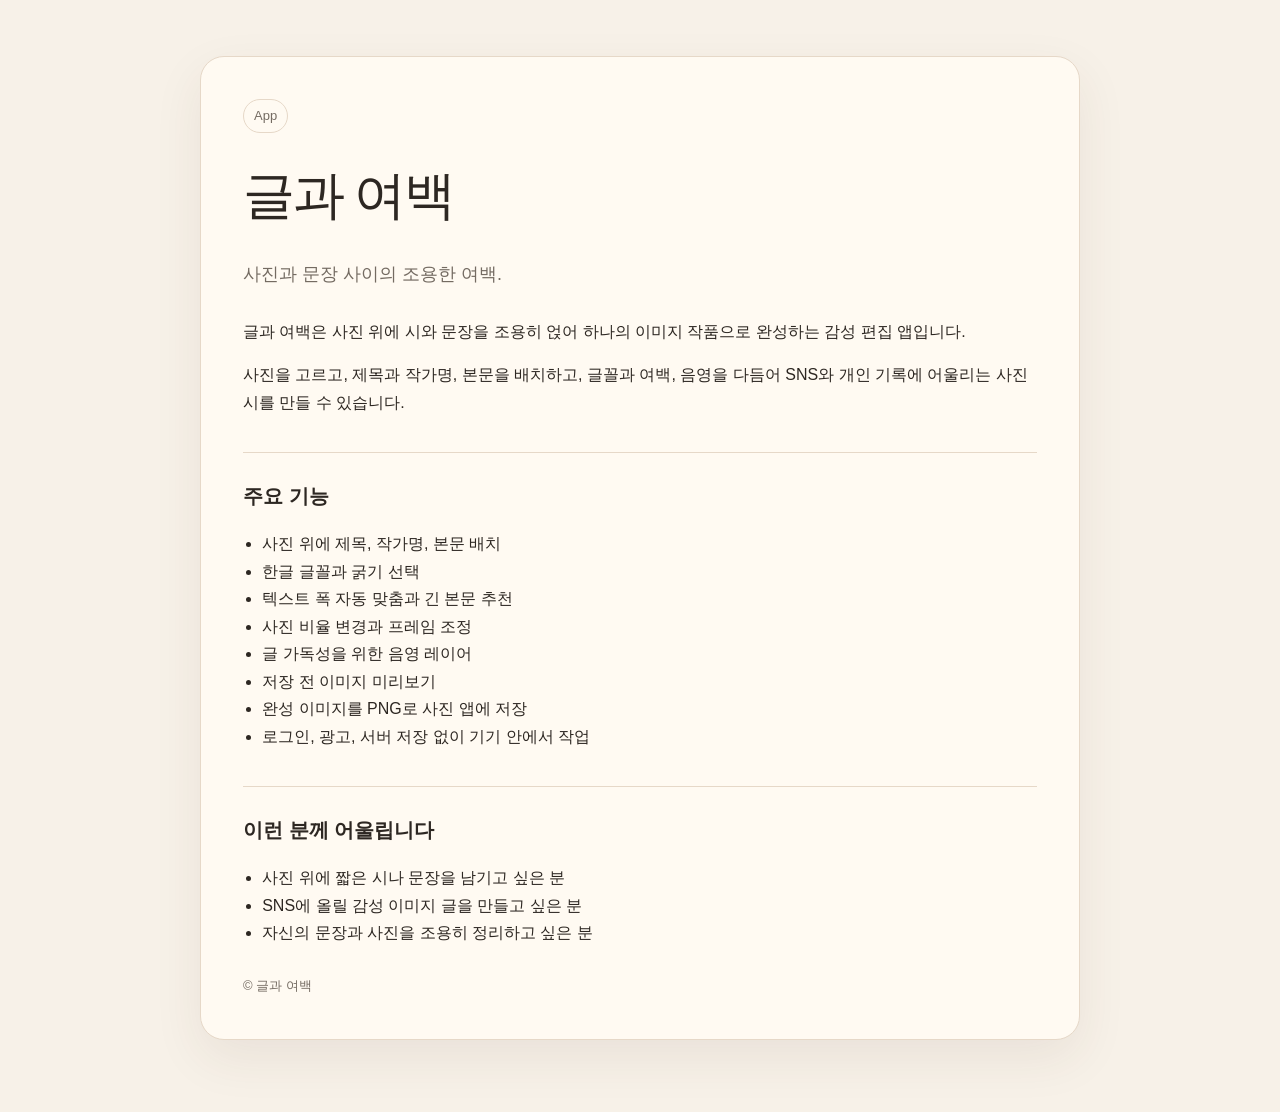
<file: index.html>
<!doctype html>
<html lang="ko">
<head>
  <meta charset="utf-8">
  <meta name="viewport" content="width=device-width, initial-scale=1">
  <title>글과 여백</title>
  <link rel="stylesheet" href="style.css">
</head>
<body>
<main>
  <section class="card">
    <span class="badge">App</span>
    <h1>글과 여백</h1>
    <p class="lead">사진과 문장 사이의 조용한 여백.</p>

    <p>글과 여백은 사진 위에 시와 문장을 조용히 얹어 하나의 이미지 작품으로 완성하는 감성 편집 앱입니다.</p>
    <p>사진을 고르고, 제목과 작가명, 본문을 배치하고, 글꼴과 여백, 음영을 다듬어 SNS와 개인 기록에 어울리는 사진 시를 만들 수 있습니다.</p>

    <h2>주요 기능</h2>
    <ul>
      <li>사진 위에 제목, 작가명, 본문 배치</li>
      <li>한글 글꼴과 굵기 선택</li>
      <li>텍스트 폭 자동 맞춤과 긴 본문 추천</li>
      <li>사진 비율 변경과 프레임 조정</li>
      <li>글 가독성을 위한 음영 레이어</li>
      <li>저장 전 이미지 미리보기</li>
      <li>완성 이미지를 PNG로 사진 앱에 저장</li>
      <li>로그인, 광고, 서버 저장 없이 기기 안에서 작업</li>
    </ul>

    <h2>이런 분께 어울립니다</h2>
    <ul>
      <li>사진 위에 짧은 시나 문장을 남기고 싶은 분</li>
      <li>SNS에 올릴 감성 이미지 글을 만들고 싶은 분</li>
      <li>자신의 문장과 사진을 조용히 정리하고 싶은 분</li>
    </ul>

    <footer>© 글과 여백</footer>
  </section>
</main>
</body>
</html>
</file>
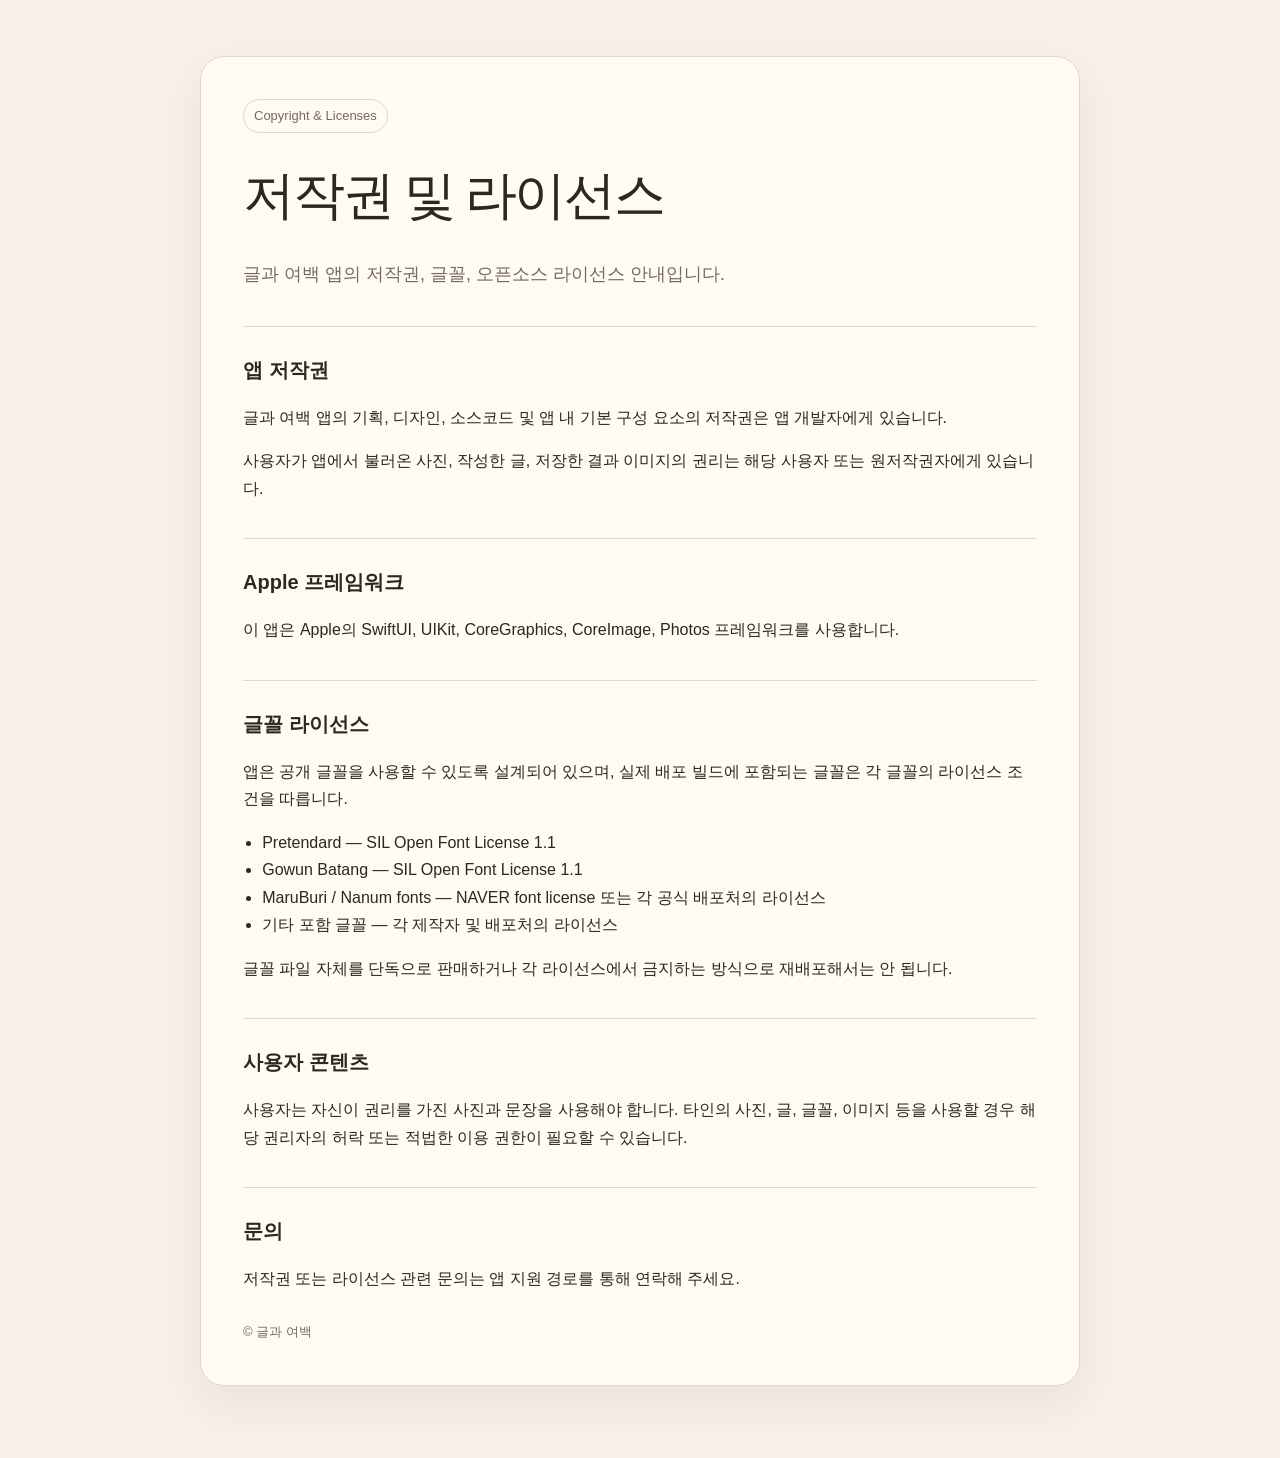
<file: copyright.html>
<!doctype html>
<html lang="ko">
<head>
  <meta charset="utf-8">
  <meta name="viewport" content="width=device-width, initial-scale=1">
  <title>글과 여백 저작권 및 라이선스</title>
  <link rel="stylesheet" href="style.css">
</head>
<body>
<main>
  <section class="card">
    <span class="badge">Copyright & Licenses</span>
    <h1>저작권 및 라이선스</h1>
    <p class="lead">글과 여백 앱의 저작권, 글꼴, 오픈소스 라이선스 안내입니다.</p>

    <h2>앱 저작권</h2>
    <p>글과 여백 앱의 기획, 디자인, 소스코드 및 앱 내 기본 구성 요소의 저작권은 앱 개발자에게 있습니다.</p>
    <p>사용자가 앱에서 불러온 사진, 작성한 글, 저장한 결과 이미지의 권리는 해당 사용자 또는 원저작권자에게 있습니다.</p>

    <h2>Apple 프레임워크</h2>
    <p>이 앱은 Apple의 SwiftUI, UIKit, CoreGraphics, CoreImage, Photos 프레임워크를 사용합니다.</p>

    <h2>글꼴 라이선스</h2>
    <p>앱은 공개 글꼴을 사용할 수 있도록 설계되어 있으며, 실제 배포 빌드에 포함되는 글꼴은 각 글꼴의 라이선스 조건을 따릅니다.</p>
    <ul>
      <li>Pretendard — SIL Open Font License 1.1</li>
      <li>Gowun Batang — SIL Open Font License 1.1</li>
      <li>MaruBuri / Nanum fonts — NAVER font license 또는 각 공식 배포처의 라이선스</li>
      <li>기타 포함 글꼴 — 각 제작자 및 배포처의 라이선스</li>
    </ul>
    <p>글꼴 파일 자체를 단독으로 판매하거나 각 라이선스에서 금지하는 방식으로 재배포해서는 안 됩니다.</p>

    <h2>사용자 콘텐츠</h2>
    <p>사용자는 자신이 권리를 가진 사진과 문장을 사용해야 합니다. 타인의 사진, 글, 글꼴, 이미지 등을 사용할 경우 해당 권리자의 허락 또는 적법한 이용 권한이 필요할 수 있습니다.</p>

    <h2>문의</h2>
    <p>저작권 또는 라이선스 관련 문의는 앱 지원 경로를 통해 연락해 주세요.</p>

    <footer>© 글과 여백</footer>
  </section>
</main>
</body>
</html>
</file>
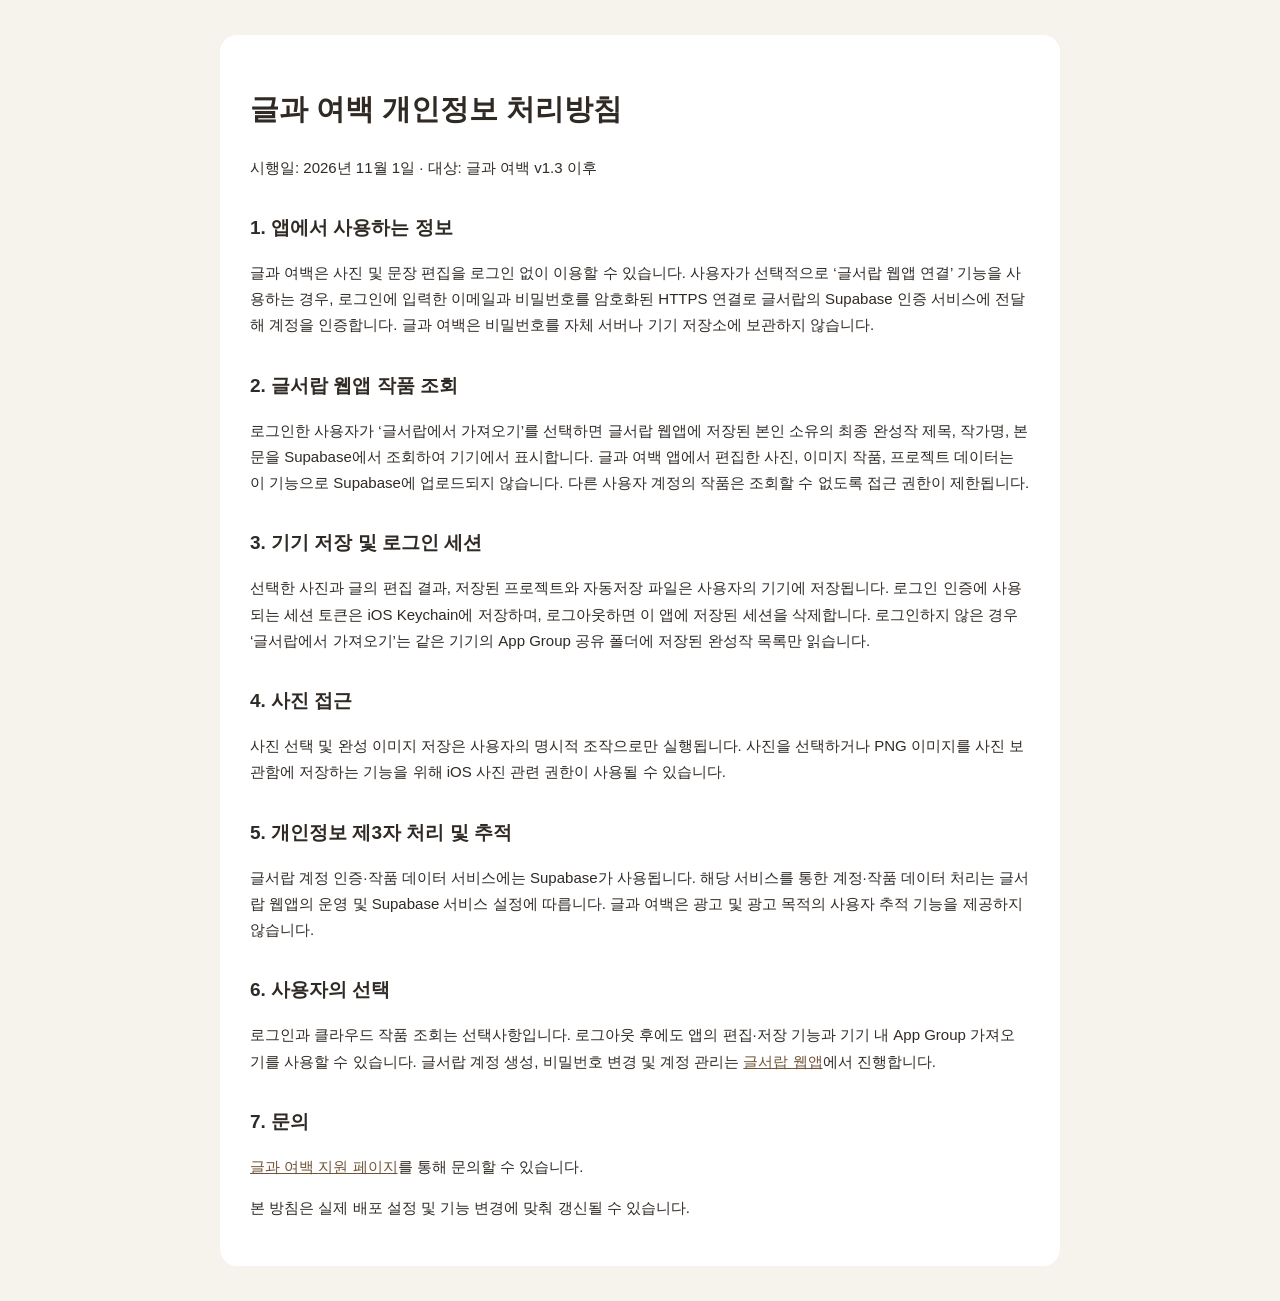
<file: privacy.html>
<!doctype html>
<html lang="ko">
<head>
  <meta charset="utf-8">
  <meta name="viewport" content="width=device-width, initial-scale=1">
  <title>글과 여백 개인정보 처리방침 (v1.3)</title>
  <style>
    body { margin: 0; padding: 0; font-family: -apple-system, BlinkMacSystemFont, 'Apple SD Gothic Neo', sans-serif; line-height: 1.75; color: #302a25; background: #f6f2ec; }
    main { max-width: 780px; margin: 35px auto; padding: 30px; background: #fff; border-radius: 17px; }
    h1 { font-size: 29px; } h2 { margin-top: 30px; font-size: 19px; }
    p, li { font-size: 15px; } a { color: #705438; }
    @media (max-width: 820px) { main { margin: 12px; padding: 20px; } }
  </style>
</head>
<body><main>
<h1>글과 여백 개인정보 처리방침</h1>
<p>시행일: 2026년 11월 1일 · 대상: 글과 여백 v1.3 이후</p>
<h2>1. 앱에서 사용하는 정보</h2>
<p>글과 여백은 사진 및 문장 편집을 로그인 없이 이용할 수 있습니다. 사용자가 선택적으로 ‘글서랍 웹앱 연결’ 기능을 사용하는 경우, 로그인에 입력한 이메일과 비밀번호를 암호화된 HTTPS 연결로 글서랍의 Supabase 인증 서비스에 전달해 계정을 인증합니다. 글과 여백은 비밀번호를 자체 서버나 기기 저장소에 보관하지 않습니다.</p>
<h2>2. 글서랍 웹앱 작품 조회</h2>
<p>로그인한 사용자가 ‘글서랍에서 가져오기’를 선택하면 글서랍 웹앱에 저장된 본인 소유의 최종 완성작 제목, 작가명, 본문을 Supabase에서 조회하여 기기에서 표시합니다. 글과 여백 앱에서 편집한 사진, 이미지 작품, 프로젝트 데이터는 이 기능으로 Supabase에 업로드되지 않습니다. 다른 사용자 계정의 작품은 조회할 수 없도록 접근 권한이 제한됩니다.</p>
<h2>3. 기기 저장 및 로그인 세션</h2>
<p>선택한 사진과 글의 편집 결과, 저장된 프로젝트와 자동저장 파일은 사용자의 기기에 저장됩니다. 로그인 인증에 사용되는 세션 토큰은 iOS Keychain에 저장하며, 로그아웃하면 이 앱에 저장된 세션을 삭제합니다. 로그인하지 않은 경우 ‘글서랍에서 가져오기’는 같은 기기의 App Group 공유 폴더에 저장된 완성작 목록만 읽습니다.</p>
<h2>4. 사진 접근</h2>
<p>사진 선택 및 완성 이미지 저장은 사용자의 명시적 조작으로만 실행됩니다. 사진을 선택하거나 PNG 이미지를 사진 보관함에 저장하는 기능을 위해 iOS 사진 관련 권한이 사용될 수 있습니다.</p>
<h2>5. 개인정보 제3자 처리 및 추적</h2>
<p>글서랍 계정 인증·작품 데이터 서비스에는 Supabase가 사용됩니다. 해당 서비스를 통한 계정·작품 데이터 처리는 글서랍 웹앱의 운영 및 Supabase 서비스 설정에 따릅니다. 글과 여백은 광고 및 광고 목적의 사용자 추적 기능을 제공하지 않습니다.</p>
<h2>6. 사용자의 선택</h2>
<p>로그인과 클라우드 작품 조회는 선택사항입니다. 로그아웃 후에도 앱의 편집·저장 기능과 기기 내 App Group 가져오기를 사용할 수 있습니다. 글서랍 계정 생성, 비밀번호 변경 및 계정 관리는 <a href="https://geulseorap-web-dwzp.vercel.app/">글서랍 웹앱</a>에서 진행합니다.</p>
<h2>7. 문의</h2>
<p><a href="support.html">글과 여백 지원 페이지</a>를 통해 문의할 수 있습니다.</p>
<p>본 방침은 실제 배포 설정 및 기능 변경에 맞춰 갱신될 수 있습니다.</p>
</main></body></html>
</file>
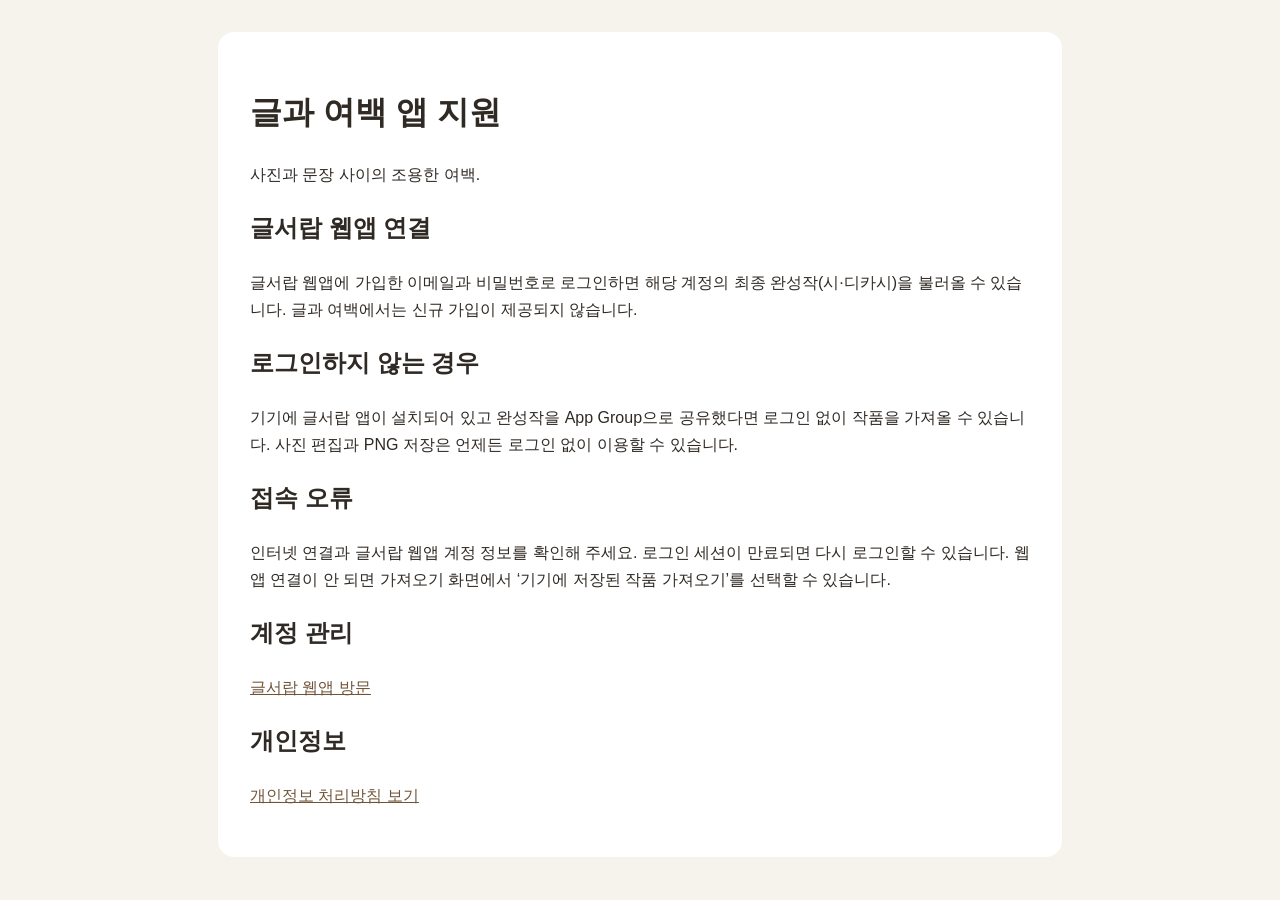
<file: support.html>
<!doctype html><html lang="ko"><head><meta charset="utf-8"><meta name="viewport" content="width=device-width,initial-scale=1"><title>글과 여백 지원</title><style>body{font-family:-apple-system,BlinkMacSystemFont,'Apple SD Gothic Neo',sans-serif;background:#f6f2ec;color:#302a25;line-height:1.7}main{max-width:780px;background:white;border-radius:16px;margin:32px auto;padding:32px}a{color:#705438}@media(max-width:820px){main{margin:12px;padding:20px}}</style></head><body><main>
<h1>글과 여백 앱 지원</h1><p>사진과 문장 사이의 조용한 여백.</p>
<h2>글서랍 웹앱 연결</h2><p>글서랍 웹앱에 가입한 이메일과 비밀번호로 로그인하면 해당 계정의 최종 완성작(시·디카시)을 불러올 수 있습니다. 글과 여백에서는 신규 가입이 제공되지 않습니다.</p>
<h2>로그인하지 않는 경우</h2><p>기기에 글서랍 앱이 설치되어 있고 완성작을 App Group으로 공유했다면 로그인 없이 작품을 가져올 수 있습니다. 사진 편집과 PNG 저장은 언제든 로그인 없이 이용할 수 있습니다.</p>
<h2>접속 오류</h2><p>인터넷 연결과 글서랍 웹앱 계정 정보를 확인해 주세요. 로그인 세션이 만료되면 다시 로그인할 수 있습니다. 웹앱 연결이 안 되면 가져오기 화면에서 ‘기기에 저장된 작품 가져오기’를 선택할 수 있습니다.</p>
<h2>계정 관리</h2><p><a href="https://geulseorap-web-dwzp.vercel.app/">글서랍 웹앱 방문</a></p>
<h2>개인정보</h2><p><a href="privacy.html">개인정보 처리방침 보기</a></p>
</main></body></html>
</file>
<file: style.css>
:root {
  --bg: #f7f1e8;
  --paper: #fffaf2;
  --text: #2d2722;
  --muted: #746b62;
  --line: #e6d8c8;
  --accent: #8a6044;
}
* { box-sizing: border-box; }
body {
  margin: 0;
  font-family: -apple-system, BlinkMacSystemFont, "Apple SD Gothic Neo", "Noto Sans KR", "Malgun Gothic", sans-serif;
  background: var(--bg);
  color: var(--text);
  line-height: 1.72;
}
main {
  width: min(880px, calc(100% - 32px));
  margin: 0 auto;
  padding: 56px 0 72px;
}
.card {
  background: var(--paper);
  border: 1px solid var(--line);
  border-radius: 24px;
  padding: clamp(24px, 4vw, 42px);
  box-shadow: 0 18px 50px rgba(78, 55, 36, 0.08);
}
h1 {
  margin: 0 0 8px;
  font-family: "AppleMyungjo", "Noto Serif KR", serif;
  font-size: clamp(32px, 5vw, 52px);
  font-weight: 400;
  letter-spacing: -0.04em;
}
h2 {
  margin-top: 36px;
  padding-top: 26px;
  border-top: 1px solid var(--line);
  font-size: 20px;
}
p, li { font-size: 16px; }
.lead {
  color: var(--muted);
  font-size: 18px;
  margin-bottom: 28px;
}
.muted { color: var(--muted); }
a { color: var(--accent); text-decoration-thickness: 1px; text-underline-offset: 3px; }
ul { padding-left: 1.2em; }
footer {
  margin-top: 28px;
  color: var(--muted);
  font-size: 13px;
}
.badge {
  display: inline-block;
  padding: 5px 10px;
  border: 1px solid var(--line);
  border-radius: 999px;
  color: var(--muted);
  font-size: 13px;
  margin-bottom: 18px;
}
</file>
